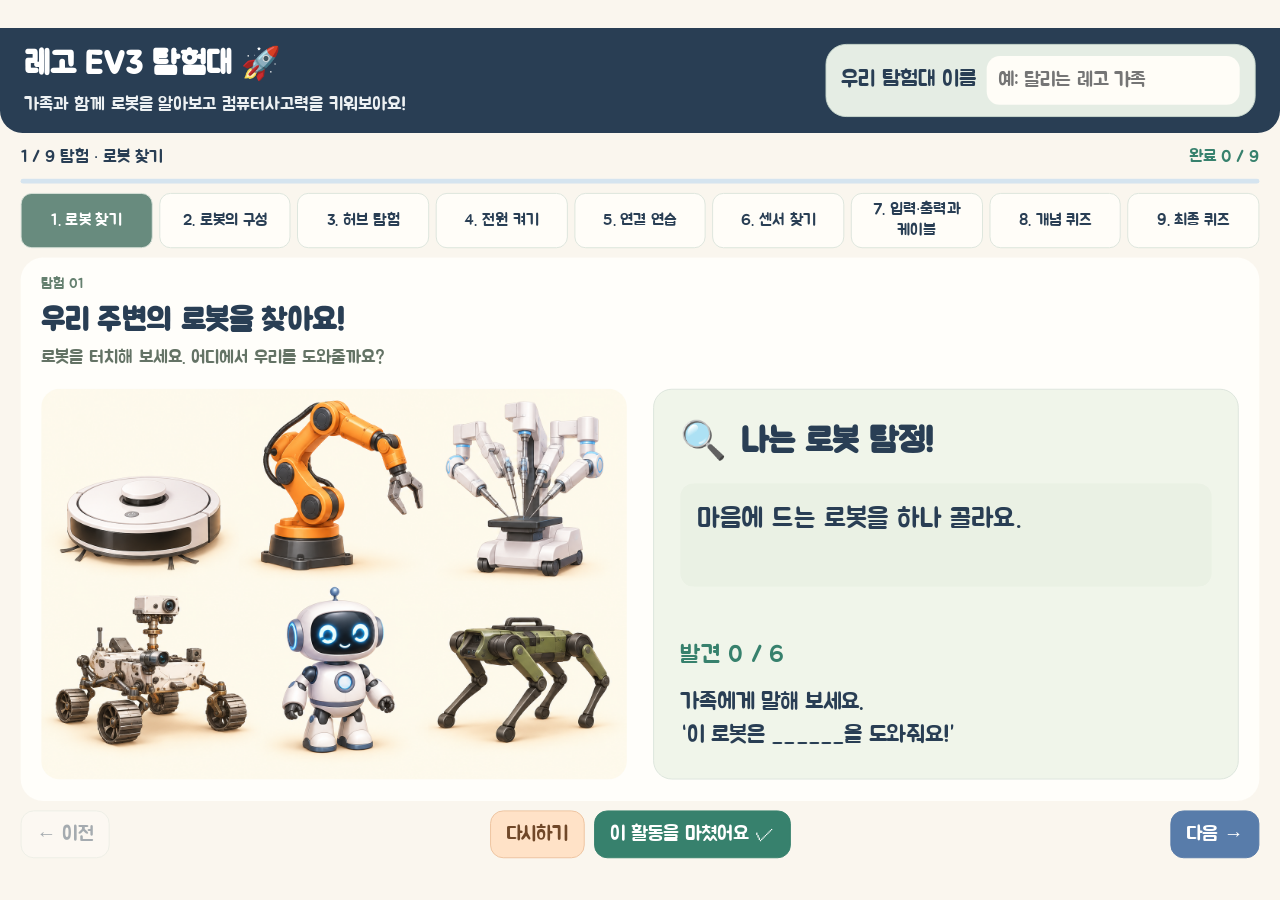
<file: index.html>
<!doctype html><html lang="ko"><head><meta charset="utf-8"><meta name="viewport" content="width=device-width,initial-scale=1"><title>레고 EV3 탐험대</title><link rel="stylesheet" href="layout.css"></head><body><div id="appShell" class="app-shell"><header><div class="header-inner"><div class="header-title"><h1>레고 EV3 탐험대 🚀</h1><p>가족과 함께 로봇을 알아보고 컴퓨터사고력을 키워보아요!</p></div><label class="family" for="team">우리 탐험대 이름 <input id="team" placeholder="예: 달리는 레고 가족" maxlength="24"></label></div></header><main><div class="topline"><span id="stepLabel"></span><span id="completed" class="score"></span></div><div class="progress"><div id="bar"></div></div><nav class="steps" aria-label="활동 단계"></nav><section class="stage" data-step="1"><div class="eyebrow">탐험 01</div><h2>우리 주변의 로봇을 찾아요!</h2><p class="lead">로봇을 터치해 보세요. 어디에서 우리를 도와줄까요?</p><div class="grid"><div class="picture" id="robotTypes"><img src="img/robot-discovery.png" alt="가정용 청소 로봇, 산업용 로봇 팔, 의료용 로봇, 우주 탐사 로봇, 놀이용 로봇, 군사용 로봇"></div><div class="card"><h3><span class="detective-icon" aria-hidden="true">🔍</span> 나는 로봇 탐정!</h3><div id="robotInfo" class="status" aria-live="polite">마음에 드는 로봇을 하나 골라요.</div><p id="robotCount" class="score">발견 0 / 6</p><p>가족에게 말해 보세요.<br>“이 로봇은 ______을 도와줘요!”</p></div></div></section><section class="stage" data-step="2"><div class="eyebrow">탐험 02</div><h2>로봇을 움직이는 세 가지!</h2><p class="lead">PPT에서 배운 로봇의 구성! 이름을 누르고 알맞은 설명을 찾아요.</p><div class="grid"><div class="picture" id="componentPicture"><img src="img/robot-components.png" alt="로봇의 몸과 모터인 하드웨어, 배터리인 에너지, 컴퓨터의 프로그램인 소프트웨어"></div><div><div class="buttons" id="stickers"><button class="choice" data-sticker="hardware">하드웨어</button><button class="choice" data-sticker="energy">에너지</button><button class="choice" data-sticker="software">소프트웨어</button></div><button class="drop" data-drop="hardware">① 로봇의 몸과 모터예요.<br><b>이름 붙이기</b></button><button class="drop" data-drop="energy">② 배터리가 힘을 공급해요.<br><b>이름 붙이기</b></button><button class="drop" data-drop="software">③ 프로그램이 할 일을 알려줘요.<br><b>이름 붙이기</b></button><div id="stickerStatus" class="status" aria-live="polite">이름을 먼저 선택하세요.</div></div></div></section><section class="stage" data-step="3"><div class="eyebrow">탐험 03</div><h2>EV3의 두뇌, 허브를 만나요</h2><p class="lead">오른쪽 이름을 누르면 그림에서 위치를 찾을 수 있어요.</p><div class="grid"><div class="picture" id="brickPicture"><img src="img/hub-friendly.png" alt="EV3 허브의 무선 연결 아이콘, 이름, USB 표시, 화면과 버튼"><span class="hub-fix">뒤로 버튼</span></div><div><div class="sensor-list" id="brickMenu"></div><div id="brickStatus" class="status" aria-live="polite">찾고 싶은 부분을 눌러요.</div><p id="brickCount" class="score">탐색 0 / 7</p></div></div></section><section class="stage" data-step="4"><div class="eyebrow">탐험 04</div><h2>가운데 버튼으로 EV3를 깨워요!</h2><p class="lead">아래 순서를 읽고 하나씩 체크하세요.</p><div class="grid"><img class="photo" src="img/브릭.png" alt="EV3 브릭 가운데 버튼"><div><div class="mission">전원을 켜는 버튼<strong>가운데 버튼 ■</strong></div><button class="check" data-check="power">① 배터리를 확인해요.</button><button class="check" data-check="power">② 가운데 버튼을 눌러요.</button><button class="check" data-check="power">③ 화면이 켜질 때까지 기다려요.</button><div class="status" id="powerStatus" aria-live="polite">체크 0 / 3</div></div></div></section><section class="stage" data-step="5"><div class="eyebrow">탐험 05</div><h2>태블릿과 EV3를 연결해요</h2><p class="lead">세 가지만 기억해요. 내 브릭 이름을 꼭 확인하세요!</p><div class="grid"><div class="card" style="text-align:center"><img src="img/ev3-classroom.png" alt="EV3 Classroom 수업용 앱 아이콘" width="140"><h3>EV3 수업용 앱을 찾아요</h3><p>연결이 어렵다면 선생님과 함께 해요.</p></div><div><button class="check" data-check="connect">① 브릭과 태블릿의 Bluetooth를 켜요.</button><button class="check" data-check="connect">② 앱에서 내 브릭 이름을 골라요.</button><button class="check" data-check="connect">③ 연결됐는지 확인해요.</button><div id="connectStatus" class="status" aria-live="polite">체크 0 / 3</div></div></div></section><section class="stage" data-step="6"><div class="eyebrow">탐험 06</div><h2>센서를 찾아라!</h2><p class="lead">오른쪽 이름을 터치하면 왼쪽 그림에 동그라미와 체크가 생겨요.</p><div class="grid"><div class="picture" id="sensorPicture"><img src="img/sensors-friendly.png" alt="EV3 부품과 초음파, 컬러, 자이로, 터치 센서"></div><div><div class="sensor-list" id="sensorMenu"></div><div class="status" id="sensorStatus" aria-live="polite">센서와 모터 이름을 하나 눌러 보세요.</div><p id="sensorCount" class="score">찾은 부품 0 / 6</p></div></div></section><section class="stage" data-step="7"><div class="eyebrow">탐험 07</div><h2>정보를 받고, 움직이고, 연결해요</h2><p class="lead">센서는 입력! 모터는 출력! 케이블로 허브와 연결해요.</p><div class="grid"><div class="card cable-card"><h3>🔌 RJ 케이블로 연결하기</h3><p>검은 연결선으로 부품과 허브를 이어요.</p><div class="cable-body"><div class="cable-instructions"><div class="note"><b>입력 &gt; 포트 1.2.3.4</b><br><b>출력 &gt; 포트 A.B.C.D</b></div><button class="check" data-check="cable">① 포트와 커넥터 방향을 맞춰요.</button><button class="check" data-check="cable">② 딸깍! 끝까지 끼워요.</button><p class="unplug-note">뺄 때는 작은 걸쇠를 누르고 커넥터를 잡아요.</p></div><img class="cable-image" src="img/rj-cable.png" alt="투명한 커넥터가 달린 검은 RJ 연결 케이블"></div><div id="cableStatus" class="status" aria-live="polite">체크 0 / 2</div></div><div class="card io-card"><h3>📥 입력일까? 📤 출력일까?</h3><p class="io-guide">정보를 받으면 <b>입력</b><br>움직임·빛·소리로 나타내면 <b>출력</b></p><div class="mission"><strong id="ioPrompt"></strong></div><div class="buttons io-answers"><button class="btn" data-io="input">입력</button><button class="btn" data-io="output">출력</button></div><div id="ioStatus" class="status" aria-live="polite">어느 쪽일까요?</div><button class="btn" id="nextIo">다음 문제 →</button></div></div></section><section class="stage" data-step="8"><div class="eyebrow">탐험 08</div><h2>탐험대 복습퀴즈(1)</h2><p class="lead">아래의 문제를 읽고 보기에서 정답을 찾아봅시다.</p><div id="conceptQuiz" class="concept-grid"></div><div id="conceptStatus" class="status" aria-live="polite">정답 0 / 4</div></section><section class="stage" data-step="9"><div class="eyebrow">탐험 09</div><h2>탐험대 복습퀴즈(2)</h2><p class="lead">아래의 문제를 읽고 보기에서 정답을 찾아봅시다.</p><div id="finalQuiz" class="quiz-grid"></div><div id="finalStatus" class="status" aria-live="polite">정답 0 / 3</div></section><div class="nav"><button class="btn" id="prev">← 이전</button><div class="nav-actions"><button class="btn retry-stage" id="retryStage">다시하기</button><button class="btn green" id="markDone">이 활동을 마쳤어요 ✓</button></div><button class="btn primary" id="next">다음 →</button></div></main></div><dialog id="finish" class="quiz-complete" aria-labelledby="completeTitle" aria-describedby="completeMessage"><div class="complete-icon" aria-hidden="true">🎉</div><h2 id="completeTitle">탐험대 퀴즈 완료</h2><p id="completeMessage">EV3 시작해볼까요?</p><div class="complete-actions"><button class="btn" id="retryFinal">퀴즈 다시 풀기</button><button class="btn primary" id="closeComplete" autofocus>좋아요!</button></div></dialog><script src="activity.js"></script></body></html>
</file>
<file: layout.css>
@font-face{font-family:Jua;src:url('img/Jua.ttf') format('truetype');font-display:swap}
:root{--ink:#293e54;--mint:#37816d;--line:#dce5dc}*{box-sizing:border-box}html,body{margin:0;width:100%;height:100%;overflow:hidden;background:#faf6ee;color:var(--ink);font-family:Jua,'Malgun Gothic',sans-serif}body{line-height:1.4}.app-shell{position:absolute;transform-origin:top left;display:flex;flex-direction:column;overflow:hidden}button,input{font:inherit;color:inherit}button{cursor:pointer;touch-action:manipulation}button:focus-visible,input:focus-visible{outline:3px solid #dc933d;outline-offset:3px}button:disabled{opacity:.4;cursor:default}header{background:#293e54;color:#fff;padding:16px 26px;border-radius:0 0 24px 24px;flex:none}.header-inner{display:flex;align-items:center;justify-content:space-between;gap:24px}.header-title{flex:1;min-width:0}h1{font-size:34px;margin:0 0 6px}header p{font-size:19px;margin:0;color:#edf1f3}.family{display:flex;align-items:center;gap:12px;background:#e5ede4;border:1px solid #cad9ce;color:var(--ink);padding:12px 16px;border-radius:22px;font-size:23px;white-space:nowrap}.family input{width:270px;min-width:0;border:0;border-radius:14px;padding:11px 12px;background:#fffdf7;font-size:21px}
main{display:flex;flex-direction:column;flex:1;min-height:0;padding:14px 22px;gap:10px}.topline{display:flex;justify-content:space-between;font-size:18px;flex:none}.score{color:var(--mint)}.progress{height:5px;background:#d5e4ef;border-radius:10px;flex:none}.progress div{height:100%;background:var(--mint);border-radius:10px}.steps{display:grid;grid-template-columns:repeat(9,minmax(0,1fr));gap:7px;flex:none}.steps button{border:1px solid var(--line);background:#fffdf8;border-radius:12px;font-size:17px;min-height:50px;padding:6px;line-height:1.3;word-break:keep-all}.steps button.active{background:#688b7e;color:#fff}.steps button.done:after{content:' ✓'}
.stage{display:none;background:#fffefa;border-radius:24px;padding:18px 22px;min-height:0}.stage.active{display:flex;flex-direction:column;flex:1;gap:8px}.eyebrow{font-size:15px;color:#65806f;flex:none}h2{font-size:32px;line-height:1.25;margin:0;flex:none}.lead{font-size:19px;margin:0 0 6px;color:#647365;flex:none}.grid{display:grid;grid-template-columns:minmax(0,1.1fr) minmax(0,1fr);grid-template-rows:minmax(0,1fr);gap:28px;flex:1;min-height:0;align-items:center}.grid>div{min-width:0;min-height:0}h3{font-size:25px;margin:0 0 10px}p{margin:10px 0}.picture{position:relative;margin:auto;max-width:100%;border-radius:20px;overflow:hidden;background:#fff}.picture img{display:block;width:100%;height:auto}.photo{display:block;width:100%;height:100%;min-height:0;object-fit:contain;border-radius:18px}.card{background:#f0f5ea;border:1px solid var(--line);border-radius:20px;padding:20px;font-size:22px}.btn,.choice{border:1px solid var(--line);background:#fffdf8;border-radius:14px;min-height:48px;padding:10px 16px;font-size:23px}.btn.primary{background:#587caa;color:white;border-color:#587caa}.btn.green{background:var(--mint);color:white;border-color:var(--mint)}.choice.selected,.choice.correct{background:#e0f5ed;border-color:var(--mint)}.choice.wrong{background:#fff0e8;border-color:#d99d79}.status{background:#eaf1e4;padding:12px 14px;font-size:21px;line-height:1.35;border-radius:14px;margin-top:10px;min-height:48px}.buttons{display:flex;gap:12px;flex-wrap:wrap;margin:10px 0}.check{display:flex;gap:10px;align-items:center;width:100%;text-align:left;background:#f1f6fa;border:2px solid var(--line);padding:14px;border-radius:14px;margin:10px 0;font-size:24px;line-height:1.35;min-height:58px}.check.done{background:#e0f5ed;border-color:var(--mint)}.check.done:before{content:'✓'}.mission{background:#18364b;color:white;border-radius:18px;padding:18px;text-align:center;font-size:25px}.mission strong{display:block;font-size:34px;line-height:1.3}.note{background:#fff8df;border:1px solid #f0dfa7;border-radius:14px;padding:12px;font-size:21px;line-height:1.45}.note b{font-weight:400}.sensor-list{display:grid;gap:9px}.sensor-list .choice{text-align:left;font-size:25px}.nav{display:flex;justify-content:space-between;align-items:center;gap:14px;flex:none}.nav-actions{display:flex;gap:10px}.nav .btn{font-size:21px;white-space:nowrap}.retry-stage{background:#ffe2c7;border-color:#edc29e;color:#704829}
.spot{position:absolute;border:4px solid transparent;border-radius:50%;background:transparent;color:transparent;padding:0}.spot.marked{border-color:#e67665;background:#f4c87320}.spot.marked:after{content:'✓';position:absolute;right:0;top:0;background:#e67665;color:white;border-radius:50%;width:30px;height:30px;font-size:21px}.hub-fix{position:absolute;left:2%;top:54%;width:19%;background:white;border:3px solid #ef594b;border-radius:14px;text-align:center;font:700 18px/1.4 'Malgun Gothic';padding:4px}
.stage[data-step='1'] .grid{grid-template-columns:repeat(2,minmax(0,1fr))}.stage[data-step='1'] .card{width:var(--robot-panel-width);height:var(--robot-panel-height);justify-self:center;display:flex;flex-direction:column;padding:28px;gap:16px}.stage[data-step='1'] h3{font-size:36px;margin:0;display:flex;gap:14px;align-items:center}.detective-icon{font-size:40px}.stage[data-step='1'] #robotInfo{font-size:29px;min-height:110px;margin:0;padding:18px;word-break:keep-all}.stage[data-step='1'] #robotCount{margin:auto 0 0;font-size:26px}.stage[data-step='1'] .card>p:last-child{font-size:24px;line-height:1.45;margin:0}
.stage[data-step='2'] .grid{grid-template-columns:minmax(0,.8fr) minmax(0,1.8fr);gap:60px}.stage[data-step='2'] .grid>div:last-child{display:flex;flex-direction:column;height:100%;justify-content:center;gap:12px}#stickers{margin:0}.drop{display:block;width:100%;border:2px dashed #a9c4d5;background:white;padding:16px;border-radius:16px;font-size:26px;line-height:1.35;text-align:left;min-height:90px}.drop.filled{border-style:solid;border-color:var(--mint);background:#e0f5ed}.drop b{font-weight:400}#stickerStatus{margin:0}
.stage[data-step='3'] .sensor-list{grid-template-columns:repeat(2,minmax(0,1fr))}.stage[data-step='3'] .sensor-list .choice{font-size:22px;min-height:70px}.stage[data-step='3'] .grid>div:last-child{padding-right:20px}#brickStatus{min-height:90px}
.stage[data-step='4'] .grid{grid-template-columns:minmax(0,1fr) minmax(0,1.4fr);padding:0 28px;gap:48px}.stage[data-step='4'] .grid>div{display:flex;flex-direction:column;gap:12px}.stage[data-step='4'] .check{margin:0;min-height:75px}.stage[data-step='4'] .mission strong{font-size:40px}#powerStatus{margin:0}
.stage[data-step='5'] .grid{padding:0 46px;gap:26px}.stage[data-step='5'] .card,.stage[data-step='5'] .grid>div:last-child{height:400px;display:flex;flex-direction:column;justify-content:center;gap:18px}.stage[data-step='5'] .card{align-items:center}.stage[data-step='5'] .card img{height:170px;width:auto;object-fit:contain}.stage[data-step='5'] h3{font-size:29px;margin:0}.stage[data-step='5'] .card p{font-size:24px;margin:0}.stage[data-step='5'] .check{flex:1;margin:0}#connectStatus{margin:0}
.stage[data-step='6'] .grid{grid-template-columns:minmax(0,1.2fr) minmax(0,1fr);padding:0 30px;gap:42px}.stage[data-step='6'] .grid>div:last-child{display:flex;flex-direction:column;gap:10px}#sensorMenu{gap:8px}#sensorMenu .choice{min-height:54px;padding:8px 14px}#sensorStatus{margin:0;min-height:82px}#sensorCount{font-size:25px;margin:0}
.stage[data-step='7'] .grid{grid-template-columns:minmax(0,1fr) minmax(0,1.16fr);gap:24px}.stage[data-step='7'] .card{height:100%;display:flex;flex-direction:column;padding:18px;gap:10px}.stage[data-step='7'] h3{font-size:25px;margin:0}.cable-card>p{font-size:20px;margin:0}.cable-body{display:grid;grid-template-columns:minmax(0,1.1fr) minmax(0,.9fr);gap:10px;flex:1;min-height:0;align-items:center}.cable-instructions{display:flex;flex-direction:column;gap:12px}.cable-instructions .check{font-size:20px;margin:0;padding:10px;min-height:65px}.unplug-note{font-size:18px;line-height:1.4;margin:0}.cable-image{width:100%;height:100%;object-fit:contain;background:white;border-radius:14px;min-height:0}#cableStatus{margin:0}.io-guide{font-size:27px;line-height:1.4;margin:4px 0}.io-card .mission{padding:16px}.io-card .mission strong{font-size:30px}.io-answers{justify-content:center;margin:auto 0 0;gap:20px}.io-answers .btn{font-size:32px;min-width:130px}.io-card #ioStatus{font-size:29px;min-height:90px;margin:0}.io-card #nextIo{align-self:flex-end;font-size:21px}
.concept-grid,.quiz-grid{display:grid;gap:18px;flex:1;min-height:0;padding:8px 30px}.concept-grid{grid-template-columns:repeat(4,minmax(0,1fr))}.quiz-grid{grid-template-columns:repeat(3,minmax(0,1fr))}.quiz{background:#f2f7fa;border:2px solid #dbe5eb;border-radius:20px;padding:18px 14px;display:flex;flex-direction:column;gap:10px;min-width:0}.quiz h3{font-size:26px;line-height:1.4;word-break:keep-all;overflow-wrap:break-word;flex:1;margin:0;min-height:min-content}.quiz .choice{display:block;width:100%;text-align:left;flex:none;font-size:25px;min-height:64px;line-height:1.35;padding:12px}.quiz-feedback{display:none}#conceptQuiz .quiz:last-child h3{font-size:21px;line-height:1.4}#conceptStatus,#finalStatus{margin:0 30px;font-size:23px}.quiz-complete{border:1px solid #d3e1cd;border-radius:28px;padding:40px;background:#f4f8ec;color:#293e54;text-align:center;width:min(560px,calc(100vw - 40px));max-height:calc(100vh - 40px);box-shadow:0 24px 80px #10233340}.quiz-complete::backdrop{background:#17334bb0}.complete-icon{font-size:56px;margin-bottom:14px}.quiz-complete h2{font-size:34px}.quiz-complete p{font-size:30px;margin:22px 0 28px}.complete-actions{display:flex;justify-content:center;gap:12px;flex-wrap:wrap}
/* Portrait uses its own complete composition, rather than collapsing the landscape rows. */
.portrait header{padding:18px}.portrait .header-inner{gap:16px}.portrait h1{font-size:30px}.portrait header p{font-size:18px}.portrait .family{font-size:20px;flex-direction:column;gap:6px;align-items:flex-start}.portrait .family input{width:250px;font-size:20px}.portrait .steps{grid-template-columns:repeat(5,minmax(0,1fr))}.portrait .grid{gap:20px}.portrait .stage[data-step='1'] .grid{display:flex;flex-direction:column;justify-content:center;gap:20px}.portrait .stage[data-step='1'] .picture{max-width:660px}.portrait .stage[data-step='1'] .card{width:660px!important;height:300px!important;padding:24px;gap:12px}.portrait .stage[data-step='1'] #robotInfo{min-height:70px;font-size:27px}.portrait .stage[data-step='1'] #robotCount{margin:0}.portrait .stage[data-step='1'] .card>p:last-child{font-size:22px}.portrait .stage[data-step='1'] .card>p:last-child br{display:none}.portrait .stage[data-step='2'] .grid{gap:22px;grid-template-columns:minmax(0,.9fr) minmax(0,1.3fr)}.portrait .stage[data-step='2'] .drop{font-size:24px}.portrait .stage[data-step='3'] .grid,.portrait .stage[data-step='6'] .grid{grid-template-columns:1fr;grid-template-rows:minmax(0,1fr) auto}.portrait .stage[data-step='3'] .sensor-list{grid-template-columns:repeat(3,minmax(0,1fr))}.portrait .stage[data-step='3'] .sensor-list .choice{font-size:23px}.portrait #brickStatus{min-height:65px}.portrait .stage[data-step='6'] #sensorMenu{grid-template-columns:repeat(3,minmax(0,1fr))}.portrait .stage[data-step='4'] .grid,.portrait .stage[data-step='5'] .grid{padding:0;gap:20px}.portrait .stage[data-step='5'] .grid>div{height:460px}.portrait .stage[data-step='7'] .grid{grid-template-columns:1fr;grid-template-rows:1fr 1fr}.portrait .stage[data-step='7'] .card{padding:16px}.portrait .cable-body{grid-template-columns:1.7fr 1fr}.portrait .cable-instructions{display:grid;grid-template-columns:1fr 1fr;gap:8px}.portrait .cable-instructions .note,.portrait .unplug-note{grid-column:1/-1}.portrait .cable-instructions .check{font-size:20px}.portrait .io-guide{font-size:24px}.portrait .io-card .mission{padding:10px}.portrait .io-answers{margin:0}.portrait .io-card #ioStatus{font-size:25px;min-height:65px}.portrait .io-card #nextIo{position:absolute;right:22px;bottom:20px}.portrait .io-card{position:relative;padding-bottom:66px!important}.portrait .concept-grid{grid-template-columns:repeat(2,minmax(0,1fr));padding:8px 12px}.portrait .quiz-grid{grid-template-columns:1fr;padding:8px 12px}.portrait .quiz-grid .quiz{display:grid;grid-template-columns:repeat(3,minmax(0,1fr));align-content:center;gap:14px}.portrait .quiz-grid .quiz h3{grid-column:1/-1;font-size:28px;margin-bottom:16px}.portrait #conceptQuiz .quiz:last-child h3{font-size:24px}.portrait .nav .btn{font-size:21px;padding:10px 12px}
@media print{html,body{overflow:visible;height:auto}.app-shell{position:static!important;transform:none!important;height:auto!important;width:100%!important}.stage{display:block!important;break-before:page}.steps,.nav{display:none}}
.io-guide{font-size:24px;line-height:1.3}.io-card .mission{padding:12px}.io-card .mission strong{font-size:28px}.io-answers .btn{font-size:29px;min-height:50px;padding:8px 16px}.io-card #ioStatus{font-size:26px;min-height:70px;padding:10px 12px}.io-card #nextIo{min-height:44px;padding:8px 12px}
.portrait .io-card{display:grid!important;grid-template-columns:1fr 1fr;grid-template-rows:auto auto auto auto;align-content:center;gap:12px;padding:16px!important}.portrait .io-card h3{grid-column:1;grid-row:1;font-size:24px}.portrait .io-guide{grid-column:2;grid-row:1;font-size:21px;margin:0}.portrait .io-card .mission{grid-column:1/-1;grid-row:2}.portrait .io-answers{grid-column:1;grid-row:3;gap:12px}.portrait .io-answers .btn{font-size:27px;min-width:100px}.portrait .io-card #nextIo{position:static;grid-column:2;grid-row:3;justify-self:end;align-self:center}.portrait .io-card #ioStatus{grid-column:1/-1;grid-row:4;font-size:25px;min-height:70px}
.portrait .concept-grid{grid-template-rows:repeat(2,minmax(0,1fr))}.portrait .concept-grid .quiz{padding:14px 12px;gap:8px;min-height:0}.portrait .concept-grid .quiz h3{font-size:24px;line-height:1.3}.portrait #conceptQuiz .quiz:last-child h3{font-size:21px;line-height:1.3}.portrait .concept-grid .quiz .choice{font-size:24px;min-height:50px;padding:8px 12px}
</file>
